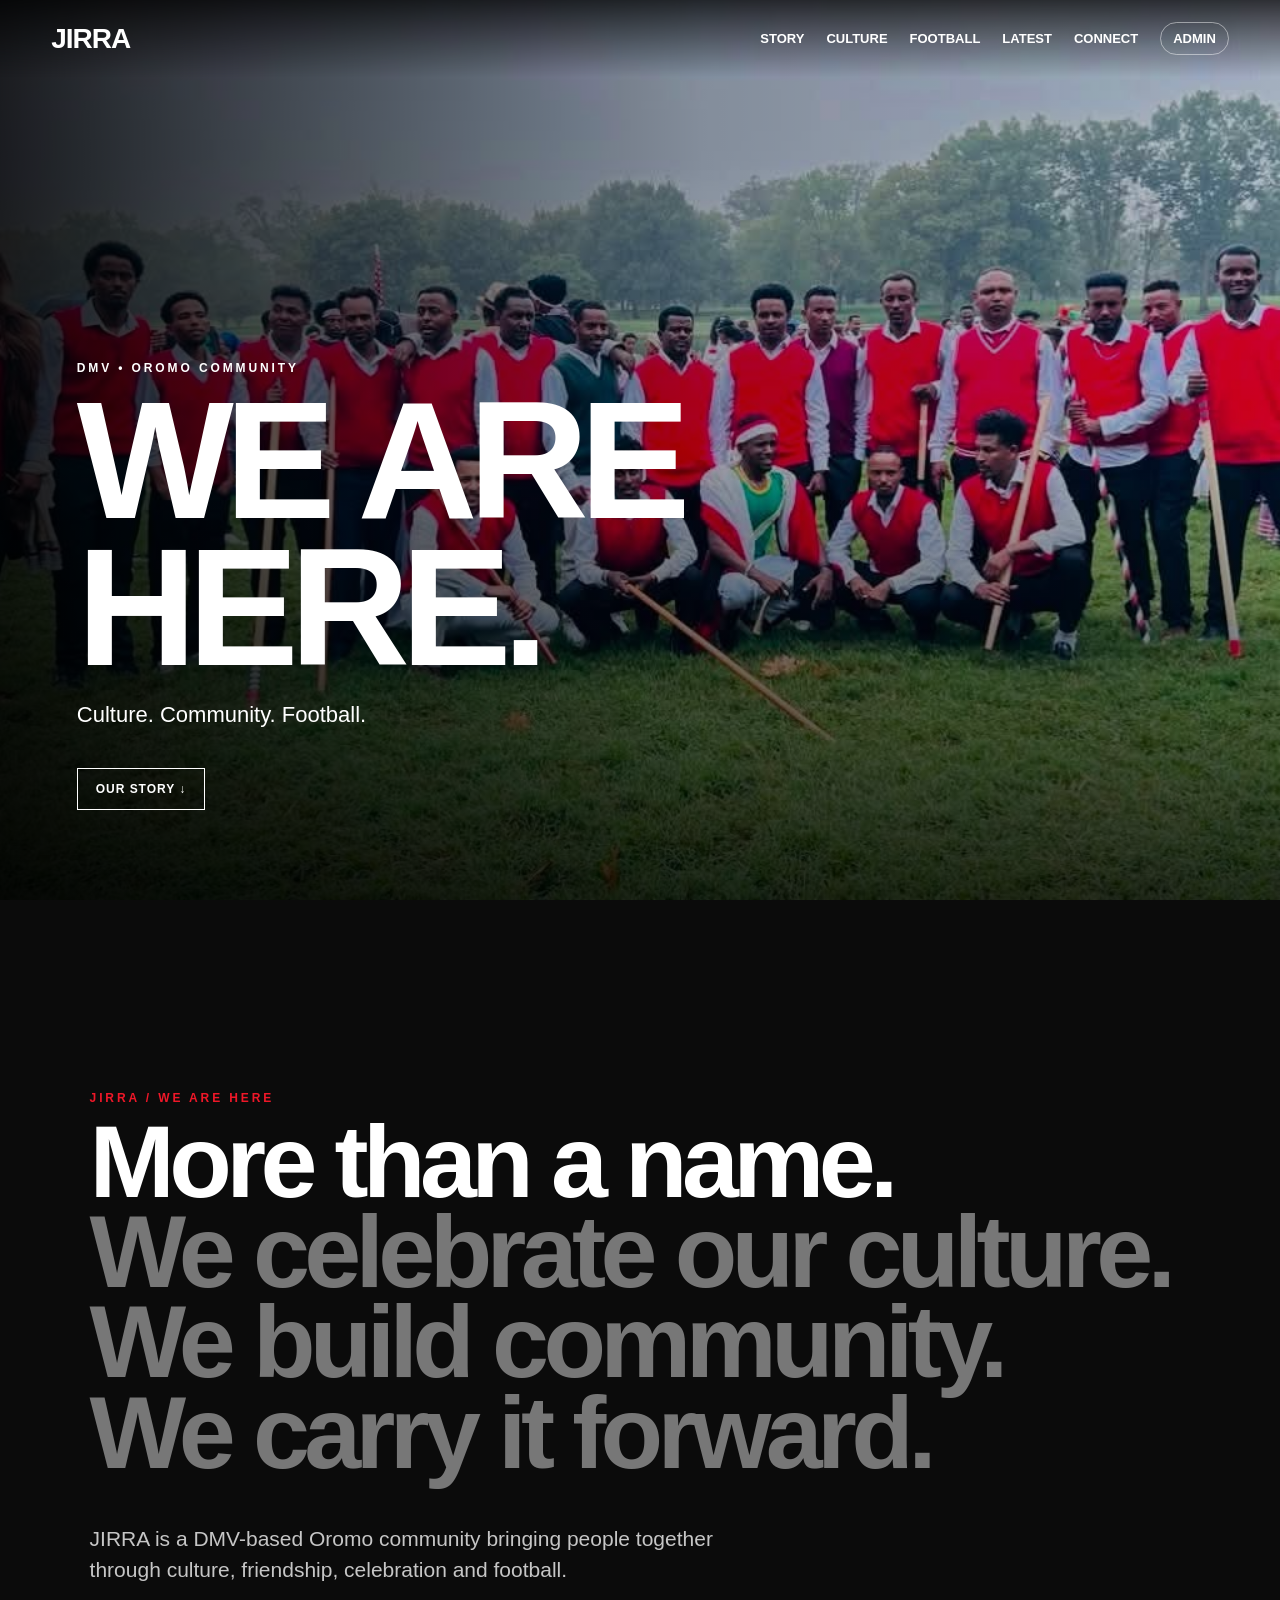
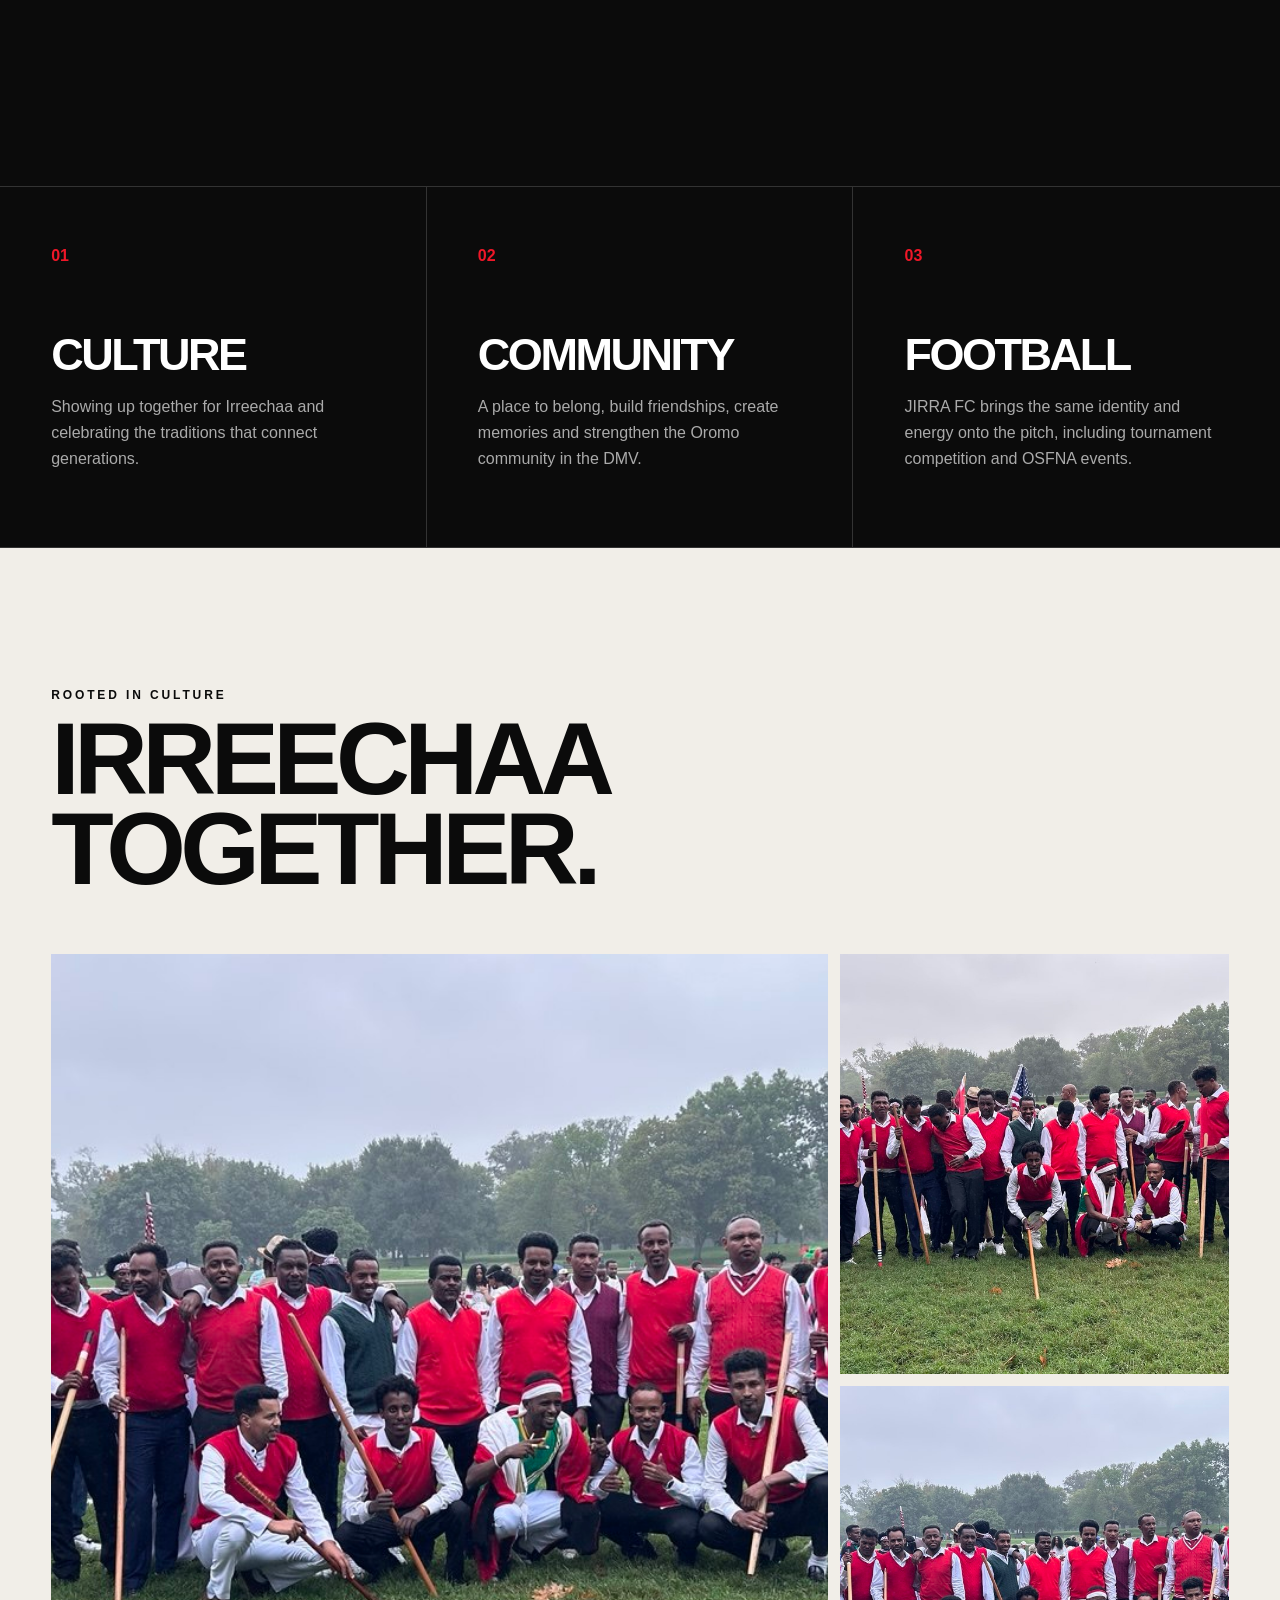
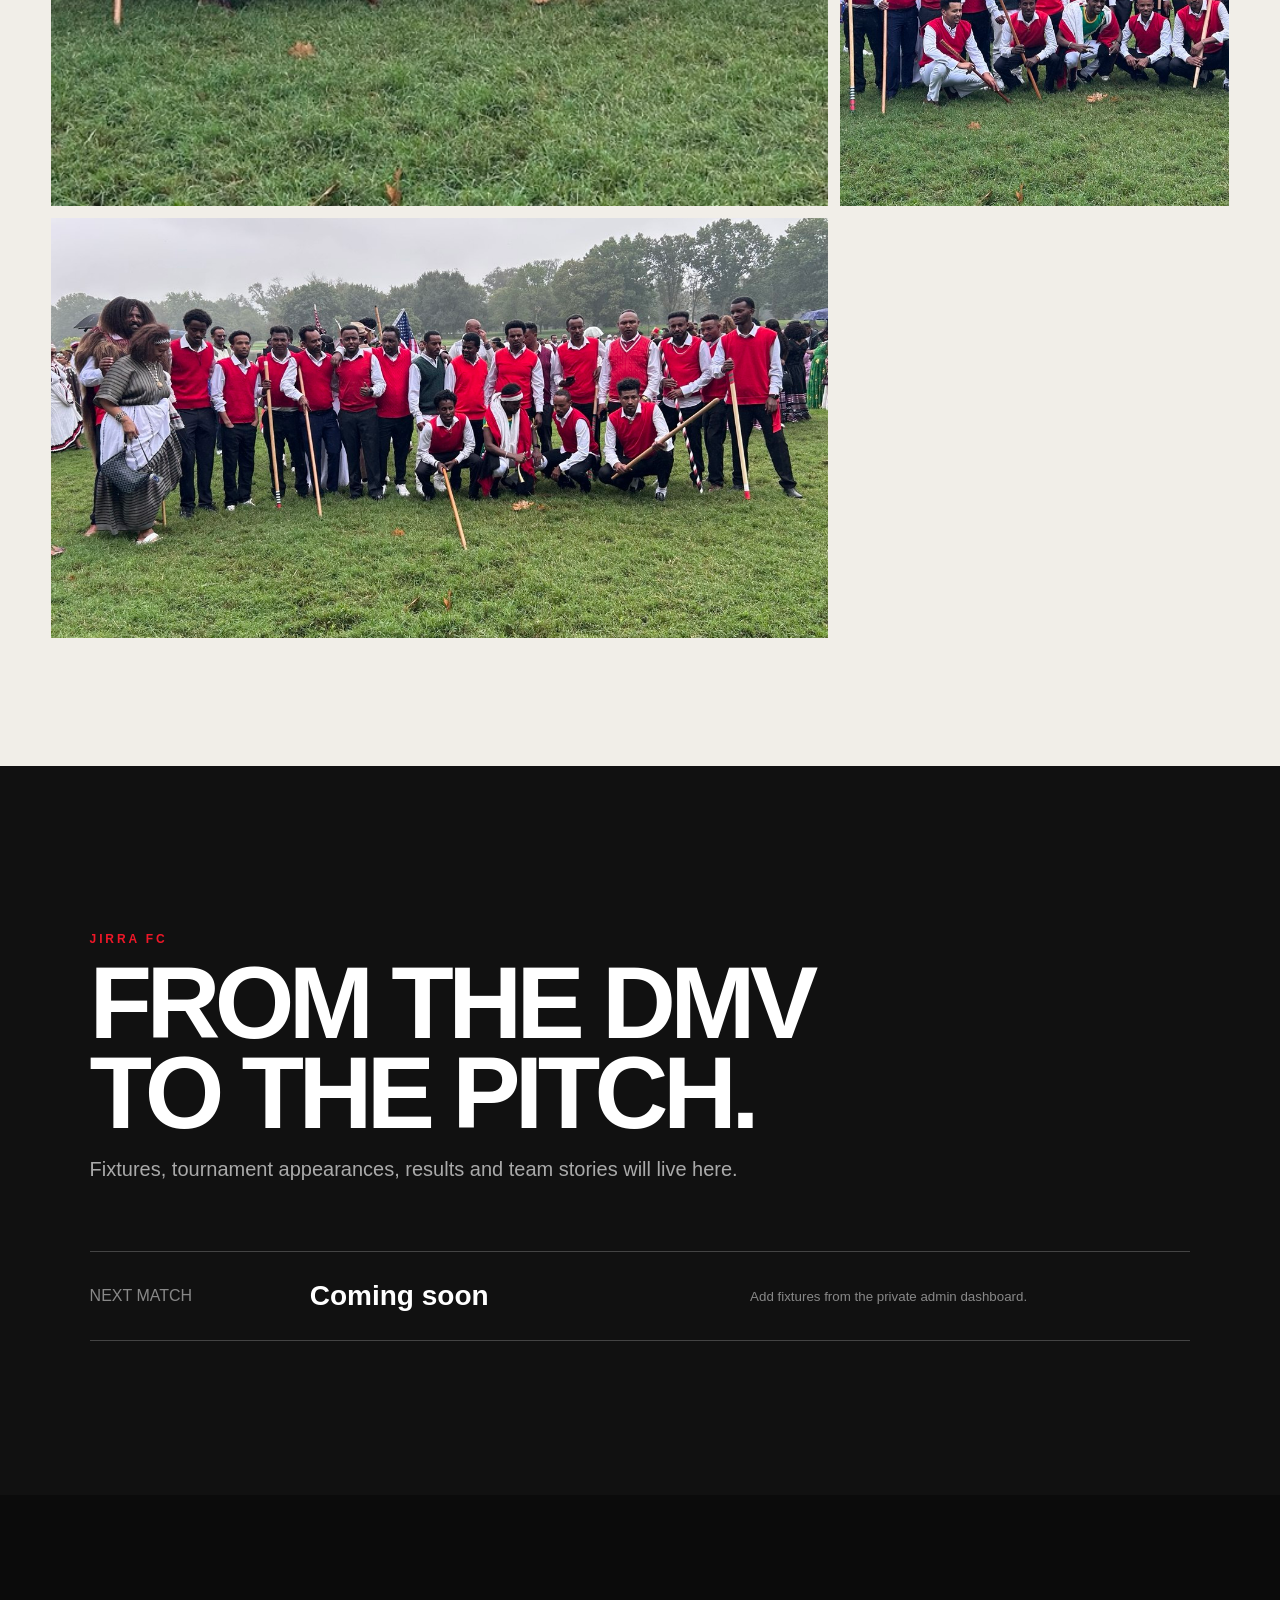
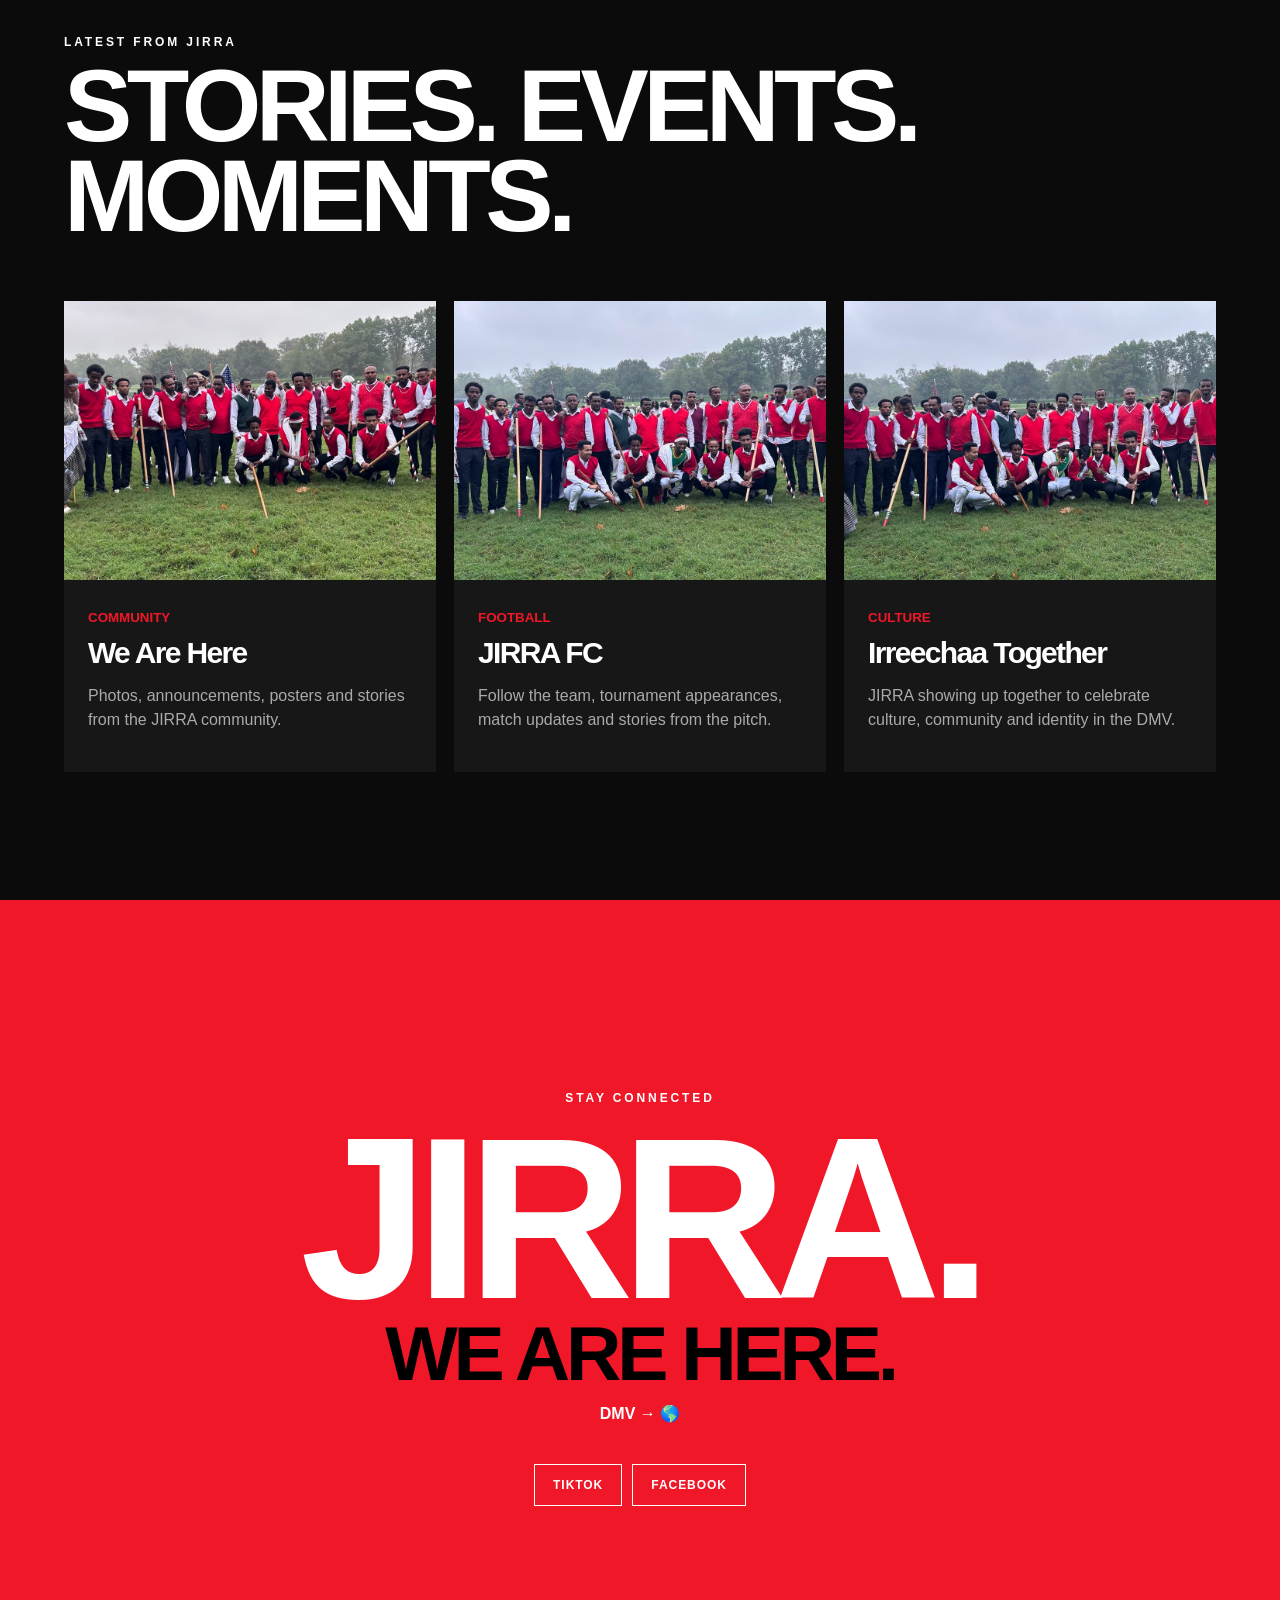
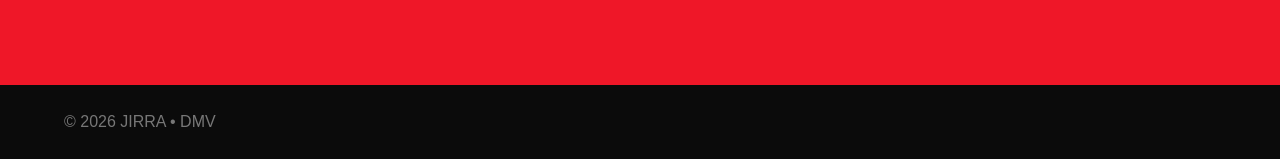
<file: index.html>
<!doctype html><html><head><meta charset='utf-8'><meta name='viewport' content='width=device-width,initial-scale=1'><title>JIRRA — We Are Here</title><link rel='stylesheet' href='styles.css'></head><body>
<header><a class='brand' href='#'>JIRRA</a><nav><a href='#story'>Story</a><a href='#culture'>Culture</a><a href='#football'>Football</a><a href='#latest'>Latest</a><a href='#connect'>Connect</a><a class='admin' href='admin.html'>Admin</a></nav></header>
<main>
<section class='hero'><img src='assets/hero.jpg' alt='JIRRA community gathering'><div class='shade'></div><div class='hero-copy'><p class='eyebrow'>DMV • OROMO COMMUNITY</p><h1>WE ARE<br>HERE.</h1><p>Culture. Community. Football.</p><a class='btn' href='#story'>Our story ↓</a></div></section>
<section id='story' class='statement'><p class='eyebrow red'>JIRRA / WE ARE HERE</p><h2>More than a name.<br><span>We celebrate our culture.<br>We build community.<br>We carry it forward.</span></h2><p class='lede'>JIRRA is a DMV-based Oromo community bringing people together through culture, friendship, celebration and football.</p></section>
<section class='pillars'><article><b>01</b><h3>CULTURE</h3><p>Showing up together for Irreechaa and celebrating the traditions that connect generations.</p></article><article><b>02</b><h3>COMMUNITY</h3><p>A place to belong, build friendships, create memories and strengthen the Oromo community in the DMV.</p></article><article><b>03</b><h3>FOOTBALL</h3><p>JIRRA FC brings the same identity and energy onto the pitch, including tournament competition and OSFNA events.</p></article></section>
<section id='culture' class='culture'><div class='section-head'><p class='eyebrow'>ROOTED IN CULTURE</p><h2>IRREECHAA<br>TOGETHER.</h2></div><div class='gallery'><img src='assets/culture-1.jpg'><img src='assets/culture-2.jpg'><img src='assets/culture-3.jpg'><img src='assets/culture-4.jpg'></div></section>
<section id='football' class='football'><p class='eyebrow red'>JIRRA FC</p><h2>FROM THE DMV<br>TO THE PITCH.</h2><p>Fixtures, tournament appearances, results and team stories will live here.</p><div class='match'><span>NEXT MATCH</span><strong>Coming soon</strong><small>Add fixtures from the private admin dashboard.</small></div></section>
<section id='latest' class='latest'><div class='section-head'><p class='eyebrow'>LATEST FROM JIRRA</p><h2>STORIES. EVENTS.<br>MOMENTS.</h2></div><div id='posts' class='cards'></div></section>
<section id='connect' class='connect'><p class='eyebrow'>STAY CONNECTED</p><h2>JIRRA.</h2><h3>WE ARE HERE.</h3><p>DMV → 🌎</p><div><a class='btn light' href='https://www.tiktok.com/@jirraa57?lang=en'>TikTok</a><a class='btn light' href='https://www.facebook.com/profile.php?id=61550865994941'>Facebook</a></div></section>
</main><footer>© <span id='year'></span> JIRRA • DMV</footer><script src='app.js'></script></body></html>
</file>
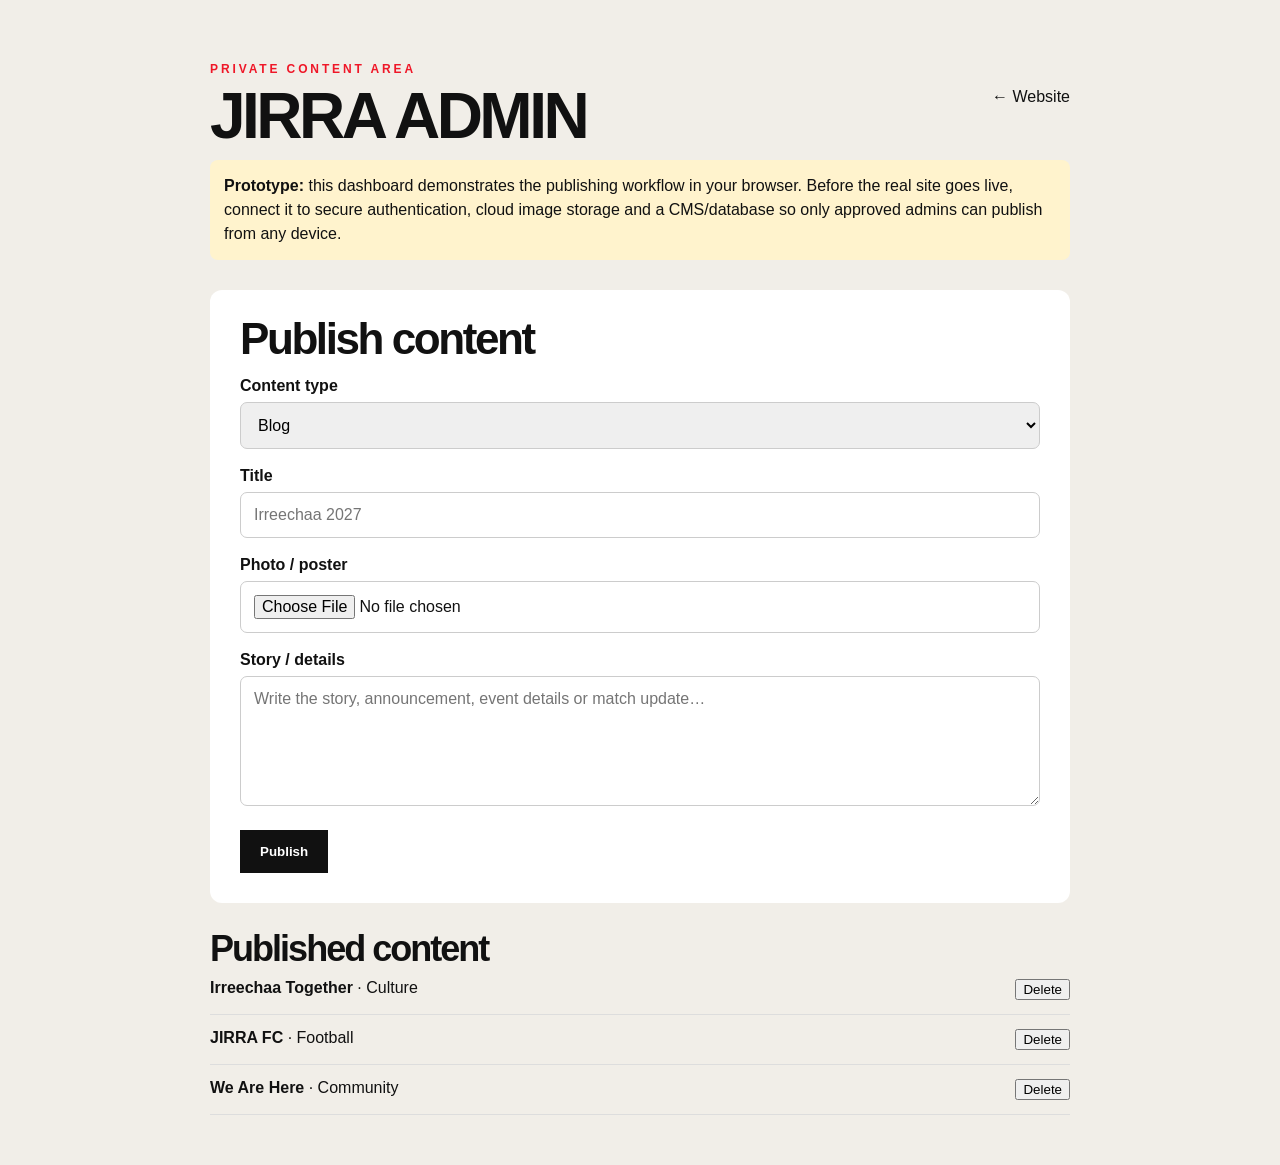
<file: admin.html>
<!doctype html><html><head><meta charset='utf-8'><meta name='viewport' content='width=device-width,initial-scale=1'><title>JIRRA Admin Demo</title><link rel='stylesheet' href='styles.css'><style>body{background:#f1eee8;color:#111}.wrap{max-width:900px;margin:auto;padding:50px 20px}.top{display:flex;justify-content:space-between;align-items:center}.panel{background:white;padding:30px;margin-top:30px;border-radius:12px}.panel h2{font-size:44px}label{display:block;font-weight:bold;margin:18px 0 7px}input,select,textarea{width:100%;padding:13px;border:1px solid #ccc;border-radius:7px;font:inherit}textarea{min-height:130px}.publish{margin-top:20px;background:#111;color:#fff;border:0;padding:14px 20px;font-weight:bold}.note{background:#fff3cd;padding:14px;border-radius:8px;line-height:1.5}.preview{max-width:260px;margin-top:10px}.admin-list{margin-top:30px}.row{padding:14px 0;border-bottom:1px solid #ddd;display:flex;justify-content:space-between}</style></head><body><div class='wrap'><div class='top'><div><p class='eyebrow red'>PRIVATE CONTENT AREA</p><h1 style='font-size:64px'>JIRRA ADMIN</h1></div><a href='index.html'>← Website</a></div><p class='note'><b>Prototype:</b> this dashboard demonstrates the publishing workflow in your browser. Before the real site goes live, connect it to secure authentication, cloud image storage and a CMS/database so only approved admins can publish from any device.</p><section class='panel'><h2>Publish content</h2><form id='form'><label>Content type</label><select id='type'><option>Blog</option><option>Poster</option><option>Event</option><option>Culture</option><option>Football</option><option>Community</option></select><label>Title</label><input id='title' required placeholder='Irreechaa 2027'><label>Photo / poster</label><input id='file' type='file' accept='image/*'><img id='preview' class='preview'><label>Story / details</label><textarea id='text' placeholder='Write the story, announcement, event details or match update…'></textarea><button class='publish'>Publish</button></form></section><section class='admin-list'><h2 style='font-size:36px'>Published content</h2><div id='list'></div></section></div><script>
const seed=[{type:'Culture',title:'Irreechaa Together',text:'JIRRA showing up together to celebrate culture, community and identity in the DMV.',image:'assets/culture-1.jpg'},{type:'Football',title:'JIRRA FC',text:'Follow the team, tournament appearances, match updates and stories from the pitch.',image:'assets/culture-3.jpg'},{type:'Community',title:'We Are Here',text:'Photos, announcements, posters and stories from the JIRRA community.',image:'assets/culture-4.jpg'}];let posts=JSON.parse(localStorage.getItem('jirraPosts')||'null')||seed;let data='';file.onchange=e=>{const r=new FileReader;r.onload=()=>{data=r.result;preview.src=data};if(e.target.files[0])r.readAsDataURL(e.target.files[0])};function render(){list.innerHTML=posts.map((p,i)=>`<div class='row'><span><b>${p.title}</b> · ${p.type}</span><button onclick='del(${i})'>Delete</button></div>`).join('')}function del(i){posts.splice(i,1);localStorage.setItem('jirraPosts',JSON.stringify(posts));render()}form.onsubmit=e=>{e.preventDefault();posts.push({type:type.value,title:title.value,text:text.value,image:data});try{localStorage.setItem('jirraPosts',JSON.stringify(posts));alert('Published in this prototype. Open the website to see it.')}catch(e){alert('That image is too large for the browser demo. The production site will use cloud storage.')}form.reset();data='';preview.src='';render()};render();
</script></body></html>
</file>
<file: styles.css>
:root{--red:#ef1728;--ink:#0b0b0b;--paper:#f1eee8}*{box-sizing:border-box}html{scroll-behavior:smooth}body{margin:0;background:var(--ink);color:white;font-family:Arial,Helvetica,sans-serif}header{position:fixed;z-index:20;top:0;left:0;right:0;display:flex;align-items:center;justify-content:space-between;padding:22px 4vw;background:linear-gradient(#000b,transparent)}a{color:inherit;text-decoration:none}.brand{font-weight:900;font-size:28px;letter-spacing:-1px}nav{display:flex;gap:22px;align-items:center;font-size:13px;text-transform:uppercase;font-weight:700}nav .admin{border:1px solid #fff7;padding:8px 12px;border-radius:99px}.hero{height:100vh;min-height:700px;position:relative;overflow:hidden}.hero>img{width:100%;height:100%;object-fit:cover}.shade{position:absolute;inset:0;background:linear-gradient(90deg,#000d 0%,#0005 55%,#0003),linear-gradient(0deg,#000b,transparent 50%)}.hero-copy{position:absolute;left:6vw;bottom:10vh}.eyebrow{font-size:12px;letter-spacing:.24em;font-weight:900}.red{color:var(--red)}h1,h2,h3{margin:0;line-height:.88;letter-spacing:-.055em}h1{font-size:clamp(76px,13vw,190px)}.hero-copy>p:not(.eyebrow){font-size:22px}.btn{display:inline-block;margin-top:18px;border:1px solid #fff;padding:13px 18px;text-transform:uppercase;font-size:12px;font-weight:800;letter-spacing:.08em}.statement{padding:14vw 7vw;max-width:1400px}.statement h2,.section-head h2,.football h2{font-size:clamp(50px,8vw,120px)}.statement h2 span{color:#777}.lede{max-width:650px;font-size:21px;line-height:1.5;margin-top:45px;color:#c6c6c6}.pillars{display:grid;grid-template-columns:repeat(3,1fr);border-top:1px solid #333;border-bottom:1px solid #333}.pillars article{padding:60px 4vw;min-height:330px;border-right:1px solid #333}.pillars article:last-child{border:0}.pillars b{color:var(--red)}.pillars h3{font-size:45px;margin:70px 0 20px}.pillars p{color:#aaa;line-height:1.6}.culture{background:var(--paper);color:var(--ink);padding:10vw 4vw}.section-head{margin-bottom:60px}.gallery{display:grid;grid-template-columns:2fr 1fr;gap:12px}.gallery img{width:100%;height:420px;object-fit:cover}.gallery img:first-child{grid-row:span 2;height:852px}.football{padding:12vw 7vw;background:#111}.football>p:not(.eyebrow){color:#aaa;font-size:20px}.match{margin-top:70px;border-top:1px solid #444;border-bottom:1px solid #444;padding:28px 0;display:grid;grid-template-columns:1fr 2fr 2fr;align-items:center}.match span,.match small{color:#888}.match strong{font-size:28px}.latest{padding:10vw 5vw}.cards{display:grid;grid-template-columns:repeat(3,1fr);gap:18px}.card{background:#171717;overflow:hidden}.card img{width:100%;aspect-ratio:4/3;object-fit:cover}.card .inside{padding:24px}.card small{color:var(--red);text-transform:uppercase;font-weight:bold}.card h3{font-size:30px;margin:12px 0;line-height:1}.card p{color:#aaa;line-height:1.5}.connect{text-align:center;padding:14vw 5vw;background:var(--red)}.connect h2{font-size:clamp(90px,18vw,260px)}.connect h3{font-size:clamp(35px,6vw,90px);color:#000}.light{margin:25px 5px 0}.connect p{font-weight:bold}footer{padding:28px 5vw;color:#777}@media(max-width:760px){nav a:not(.admin){display:none}.hero{min-height:620px}.pillars{grid-template-columns:1fr}.pillars article{border-right:0;border-bottom:1px solid #333}.gallery{grid-template-columns:1fr}.gallery img,.gallery img:first-child{height:300px;grid-row:auto}.cards{grid-template-columns:1fr}.match{grid-template-columns:1fr;gap:10px}.statement,.football{padding:25vw 6vw}}
</file>
